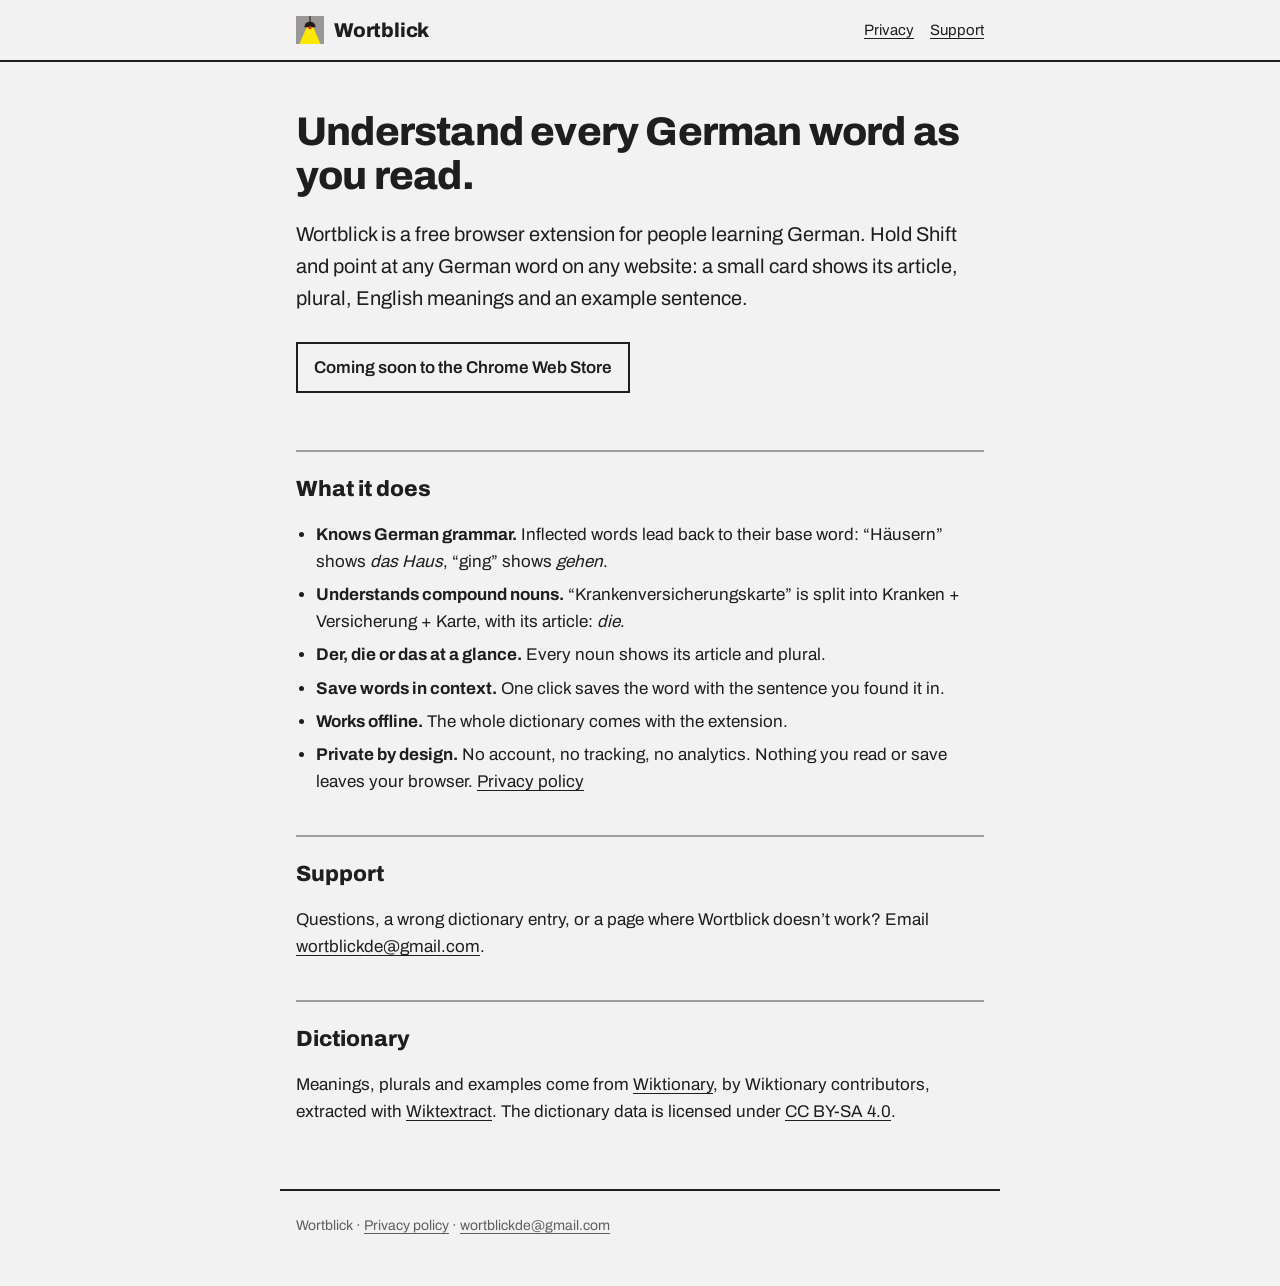
<file: index.html>
<!doctype html>
<html lang="en">
  <head>
    <meta charset="UTF-8" />
    <meta name="viewport" content="width=device-width, initial-scale=1.0" />
    <title>Wortblick: German Reading Assistant</title>
    <meta name="description" content="Hold Shift over any German word to see its article, plural and meaning. A free browser extension that works offline, with no tracking." />
    <link rel="icon" href="logo.svg" type="image/svg+xml" />
    <link rel="stylesheet" href="style.css" />
  </head>
  <body>
    <header class="bar">
      <div class="bar-inner">
        <a class="brand" href="./"><img src="logo.svg" alt="" />Wortblick</a>
        <nav><a href="privacy.html">Privacy</a><a href="#support">Support</a></nav>
      </div>
    </header>

    <main>
      <h1>Understand every German word as you read.</h1>
      <p class="lead">Wortblick is a free browser extension for people learning German. Hold Shift and point at any German word on any website: a small card shows its article, plural, English meanings and an example sentence.</p>
      <p class="status">Coming soon to the Chrome Web Store</p>

      <h2>What it does</h2>
      <ul>
        <li><strong>Knows German grammar.</strong> Inflected words lead back to their base word: “Häusern” shows <em>das Haus</em>, “ging” shows <em>gehen</em>.</li>
        <li><strong>Understands compound nouns.</strong> “Krankenversicherungskarte” is split into Kranken + Versicherung + Karte, with its article: <em>die</em>.</li>
        <li><strong>Der, die or das at a glance.</strong> Every noun shows its article and plural.</li>
        <li><strong>Save words in context.</strong> One click saves the word with the sentence you found it in.</li>
        <li><strong>Works offline.</strong> The whole dictionary comes with the extension.</li>
        <li><strong>Private by design.</strong> No account, no tracking, no analytics. Nothing you read or save leaves your browser. <a href="privacy.html">Privacy policy</a></li>
      </ul>

      <h2 id="support">Support</h2>
      <p>Questions, a wrong dictionary entry, or a page where Wortblick doesn’t work? Email <a href="mailto:wortblickde@gmail.com">wortblickde@gmail.com</a>.</p>

      <h2>Dictionary</h2>
      <p>Meanings, plurals and examples come from <a href="https://en.wiktionary.org/">Wiktionary</a>, by Wiktionary contributors, extracted with <a href="https://kaikki.org/">Wiktextract</a>. The dictionary data is licensed under <a href="https://creativecommons.org/licenses/by-sa/4.0/">CC BY-SA 4.0</a>.</p>
    </main>

    <footer>
      Wortblick · <a href="privacy.html">Privacy policy</a> · <a href="mailto:wortblickde@gmail.com">wortblickde@gmail.com</a>
    </footer>
  </body>
</html>
</file>
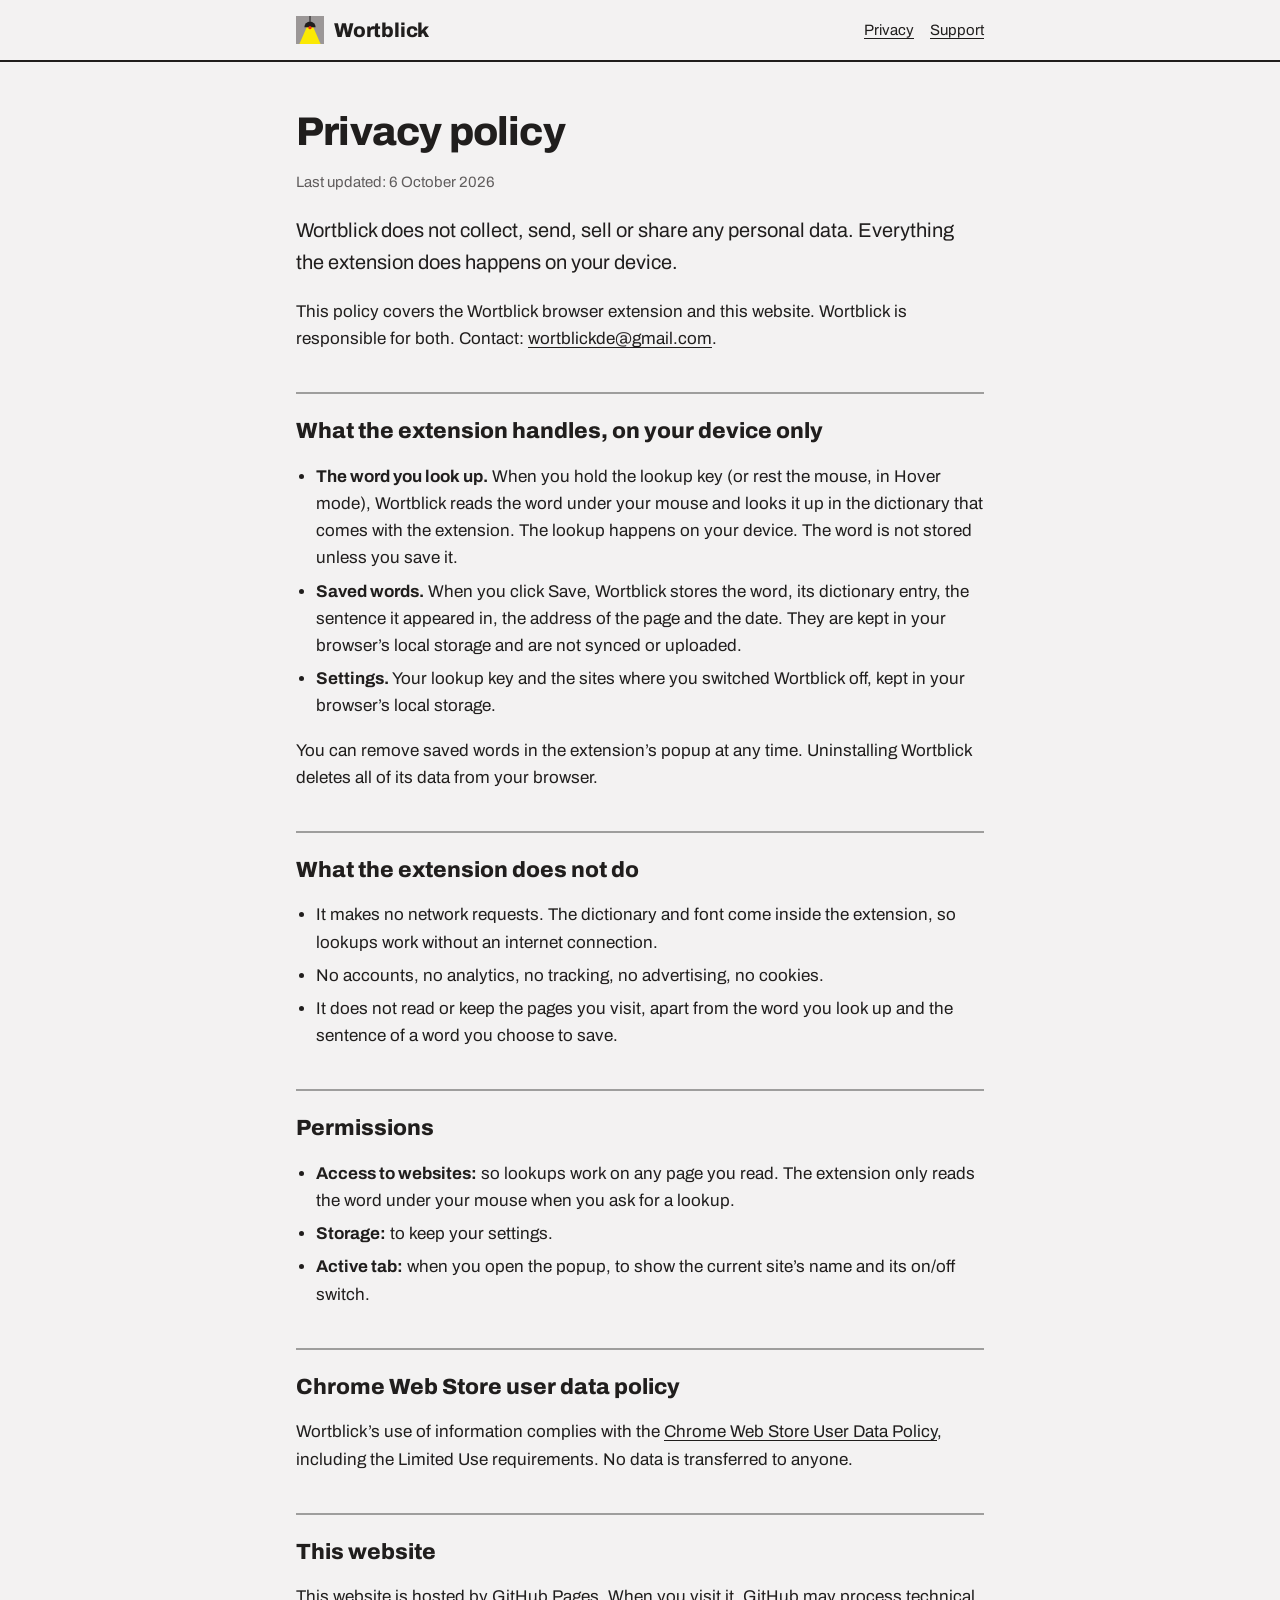
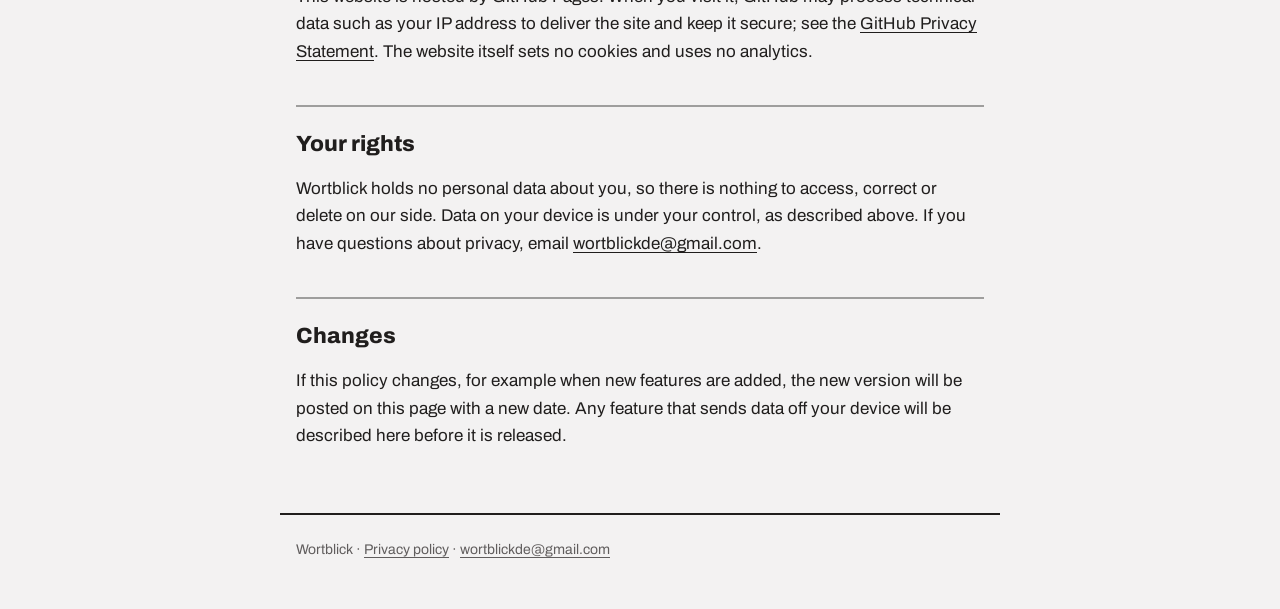
<file: privacy.html>
<!doctype html>
<html lang="en">
  <head>
    <meta charset="UTF-8" />
    <meta name="viewport" content="width=device-width, initial-scale=1.0" />
    <title>Privacy Policy · Wortblick</title>
    <meta name="description" content="Wortblick collects no personal data. Everything stays on your device." />
    <link rel="icon" href="logo.svg" type="image/svg+xml" />
    <link rel="stylesheet" href="style.css" />
  </head>
  <body>
    <header class="bar">
      <div class="bar-inner">
        <a class="brand" href="./"><img src="logo.svg" alt="" />Wortblick</a>
        <nav><a href="privacy.html">Privacy</a><a href="./#support">Support</a></nav>
      </div>
    </header>

    <main>
      <h1>Privacy policy</h1>
      <p class="meta">Last updated: 6 October 2026</p>

      <p class="lead">Wortblick does not collect, send, sell or share any personal data. Everything the extension does happens on your device.</p>

      <p>This policy covers the Wortblick browser extension and this website. Wortblick is responsible for both. Contact: <a href="mailto:wortblickde@gmail.com">wortblickde@gmail.com</a>.</p>

      <h2>What the extension handles, on your device only</h2>
      <ul>
        <li><strong>The word you look up.</strong> When you hold the lookup key (or rest the mouse, in Hover mode), Wortblick reads the word under your mouse and looks it up in the dictionary that comes with the extension. The lookup happens on your device. The word is not stored unless you save it.</li>
        <li><strong>Saved words.</strong> When you click Save, Wortblick stores the word, its dictionary entry, the sentence it appeared in, the address of the page and the date. They are kept in your browser’s local storage and are not synced or uploaded.</li>
        <li><strong>Settings.</strong> Your lookup key and the sites where you switched Wortblick off, kept in your browser’s local storage.</li>
      </ul>
      <p>You can remove saved words in the extension’s popup at any time. Uninstalling Wortblick deletes all of its data from your browser.</p>

      <h2>What the extension does not do</h2>
      <ul>
        <li>It makes no network requests. The dictionary and font come inside the extension, so lookups work without an internet connection.</li>
        <li>No accounts, no analytics, no tracking, no advertising, no cookies.</li>
        <li>It does not read or keep the pages you visit, apart from the word you look up and the sentence of a word you choose to save.</li>
      </ul>

      <h2>Permissions</h2>
      <ul>
        <li><strong>Access to websites:</strong> so lookups work on any page you read. The extension only reads the word under your mouse when you ask for a lookup.</li>
        <li><strong>Storage:</strong> to keep your settings.</li>
        <li><strong>Active tab:</strong> when you open the popup, to show the current site’s name and its on/off switch.</li>
      </ul>

      <h2>Chrome Web Store user data policy</h2>
      <p>Wortblick’s use of information complies with the <a href="https://developer.chrome.com/docs/webstore/program-policies/user-data-faq">Chrome Web Store User Data Policy</a>, including the Limited Use requirements. No data is transferred to anyone.</p>

      <h2>This website</h2>
      <p>This website is hosted by GitHub Pages. When you visit it, GitHub may process technical data such as your IP address to deliver the site and keep it secure; see the <a href="https://docs.github.com/en/site-policy/privacy-policies/github-general-privacy-statement">GitHub Privacy Statement</a>. The website itself sets no cookies and uses no analytics.</p>

      <h2>Your rights</h2>
      <p>Wortblick holds no personal data about you, so there is nothing to access, correct or delete on our side. Data on your device is under your control, as described above. If you have questions about privacy, email <a href="mailto:wortblickde@gmail.com">wortblickde@gmail.com</a>.</p>

      <h2>Changes</h2>
      <p>If this policy changes, for example when new features are added, the new version will be posted on this page with a new date. Any feature that sends data off your device will be described here before it is released.</p>
    </main>

    <footer>
      Wortblick · <a href="privacy.html">Privacy policy</a> · <a href="mailto:wortblickde@gmail.com">wortblickde@gmail.com</a>
    </footer>
  </body>
</html>
</file>
<file: style.css>
/* Same "Modernist" look as the extension: Archivo, 2px rules, no rounded
   corners, red only as the accent. */
@font-face {
  font-family: 'Archivo';
  src: url('fonts/archivo.woff2') format('woff2');
  font-weight: 100 900;
  font-display: swap;
}

:root {
  --bg: #f3f2f2;
  --text: #201e1d;
  --muted: #605d5d;
  --accent: #ec3013;
  --divider: color-mix(in srgb, #201e1d 40%, transparent);
}

* {
  box-sizing: border-box;
}

body {
  margin: 0;
  background: var(--bg);
  color: var(--text);
  font: 400 17px/1.6 'Archivo', system-ui, sans-serif;
}

main,
.bar-inner,
footer {
  max-width: 720px;
  margin: 0 auto;
  padding: 0 16px;
}

a {
  color: inherit;
  text-decoration-thickness: 1px;
  text-underline-offset: 3px;
}

a:hover {
  color: var(--accent);
}

.bar {
  border-bottom: 2px solid var(--text);
}

.bar-inner {
  display: flex;
  align-items: center;
  justify-content: space-between;
  padding-top: 16px;
  padding-bottom: 16px;
}

.brand {
  display: flex;
  align-items: center;
  gap: 10px;
  font: 800 20px/1 'Archivo', system-ui, sans-serif;
  letter-spacing: -0.01em;
  text-decoration: none;
}

.brand img {
  width: 28px;
  height: 28px;
  display: block;
}

nav a {
  font-size: 15px;
  margin-left: 16px;
}

h1 {
  margin: 48px 0 16px;
  font: 800 40px/1.1 'Archivo', system-ui, sans-serif;
  letter-spacing: -0.02em;
}

h2 {
  margin: 40px 0 8px;
  padding-top: 24px;
  border-top: 2px solid var(--divider);
  font: 800 22px/1.25 'Archivo', system-ui, sans-serif;
}

.lead {
  font-size: 20px;
}

.meta {
  color: var(--muted);
  font-size: 15px;
}

ul {
  padding-left: 20px;
}

li {
  margin-bottom: 6px;
}

.status {
  display: inline-block;
  margin-top: 8px;
  padding: 10px 16px;
  border: 2px solid var(--text);
  font-weight: 600;
}

footer {
  margin-top: 64px;
  padding-top: 24px;
  padding-bottom: 48px;
  border-top: 2px solid var(--text);
  color: var(--muted);
  font-size: 14px;
}

@media (max-width: 520px) {
  h1 {
    font-size: 32px;
  }

  nav a {
    margin-left: 12px;
  }
}
</file>
